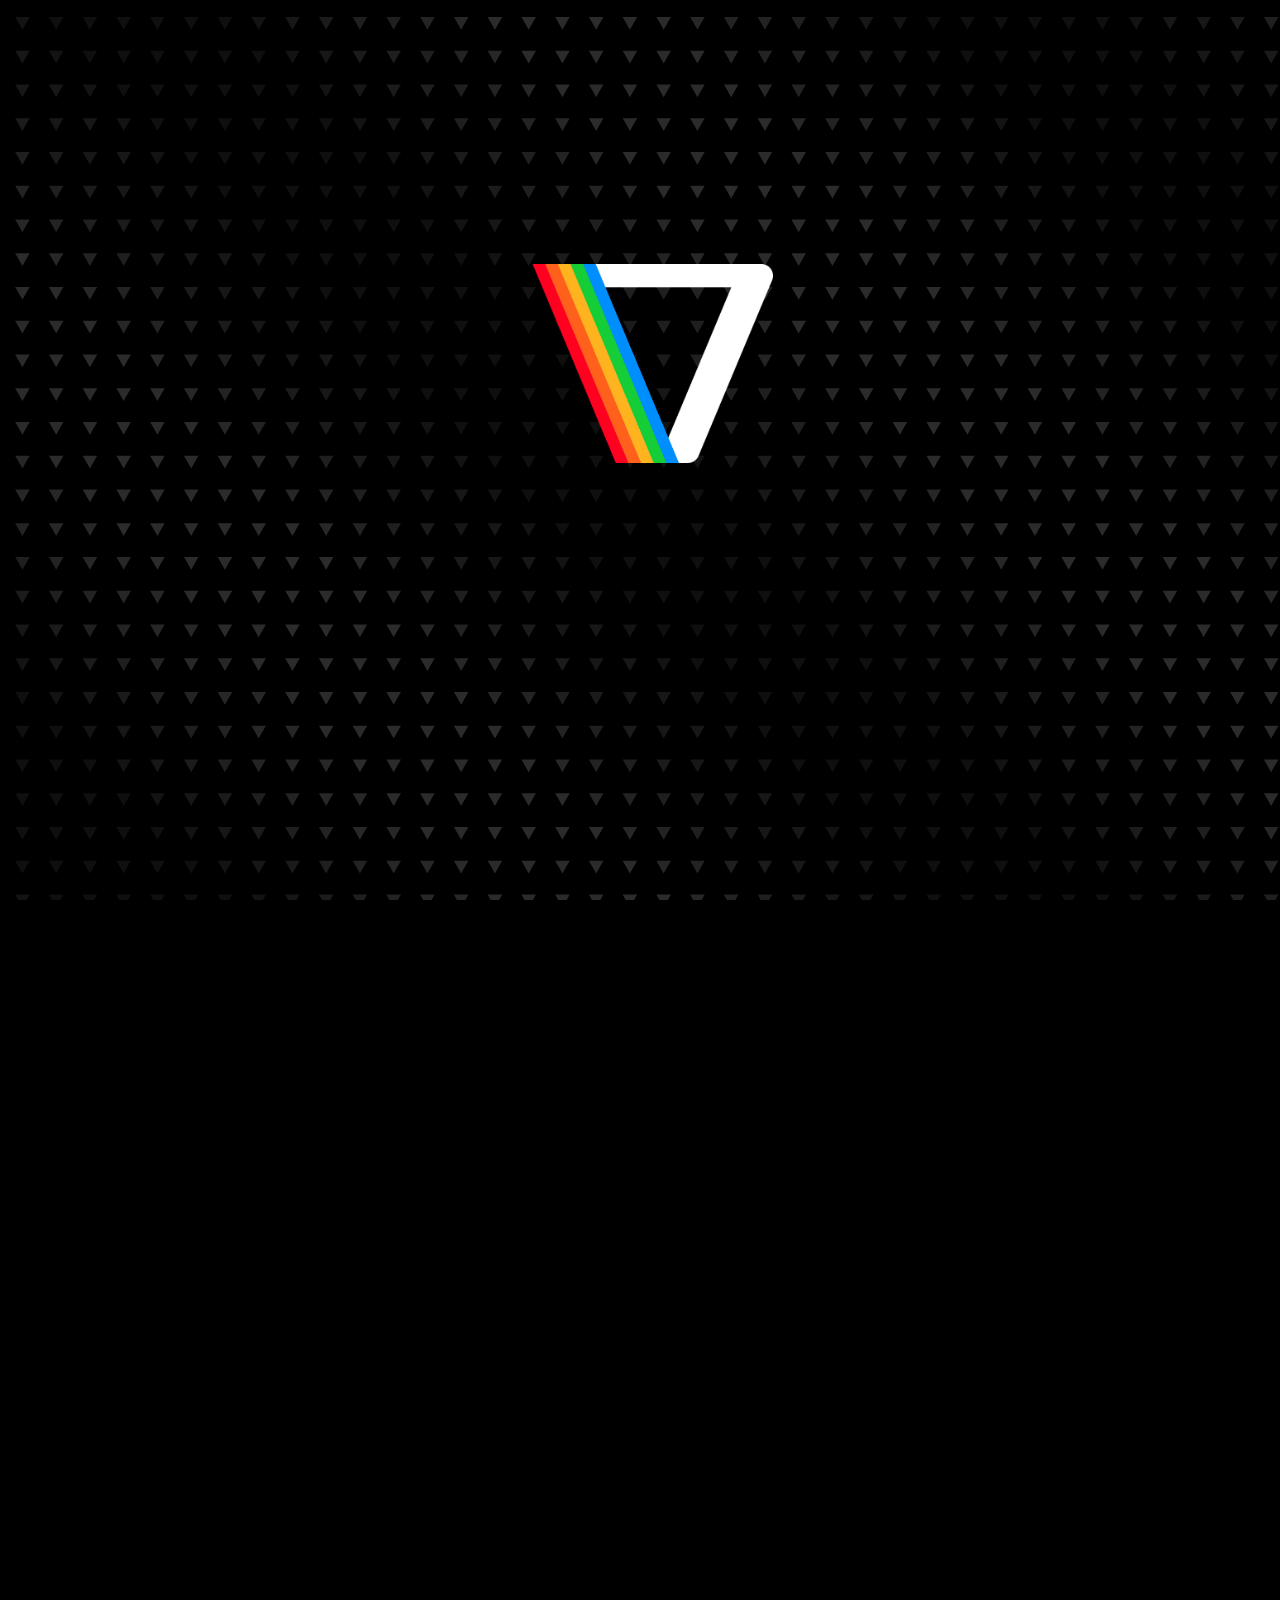
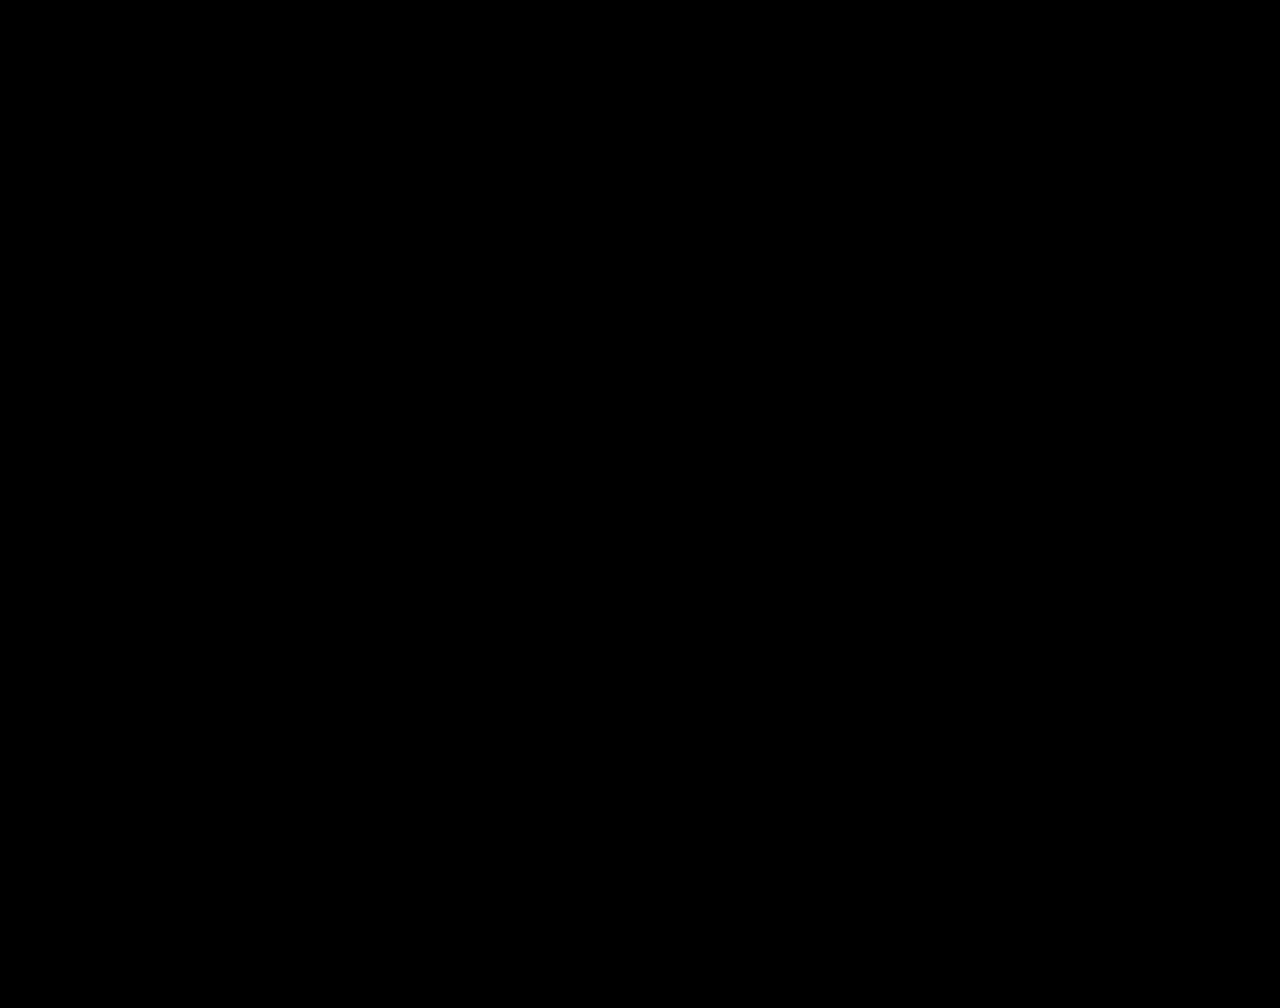
<file: index.html>
<!doctype html>
<html lang="nl">
<head>
  <meta charset="utf-8">
  <meta name="viewport" content="width=device-width, initial-scale=1">
  <title>Nabla, natuurkunde in beeld</title>
  <meta name="description" content="Nabla: natuurkundevideo's in het Nederlands, helder uitgelegd met animaties.">
  <!-- share previews; og:image needs the full address: change it when the site moves to its own domain -->
  <meta property="og:type" content="website">
  <meta property="og:locale" content="nl_NL">
  <meta property="og:site_name" content="Nabla">
  <meta property="og:title" content="Nabla, natuurkunde in beeld">
  <meta property="og:description" content="Nabla: natuurkundevideo's in het Nederlands, helder uitgelegd met animaties.">
  <meta property="og:image" content="https://nablanatuurkunde.github.io/Website/assets/og.png">
  <meta property="og:image:width" content="1200">
  <meta property="og:image:height" content="630">
  <meta name="twitter:card" content="summary_large_image">
  <link rel="icon" href="assets/favicon.png">
  <link rel="apple-touch-icon" href="assets/apple-touch-icon.png">
  <meta name="theme-color" content="#000000">
  <link rel="preload" href="assets/fonts/bricolage-grotesque.woff2" as="font" type="font/woff2" crossorigin>
  <link rel="preload" href="assets/fonts/geist.woff2" as="font" type="font/woff2" crossorigin>
  <link rel="stylesheet" href="assets/katex/katex.min.css">
  <script defer src="assets/katex/katex.min.js"></script>
  <link rel="stylesheet" href="css/nabla.css">
  <script defer src="js/field.js"></script>
  <script defer src="js/videos.js"></script>
  <script defer src="js/pages.js"></script>
  <script defer src="js/intro.js"></script>
</head>
<body data-page="home" class="intro">
  <canvas class="field" aria-hidden="true"></canvas>
  <header class="site-header wrap">
    
    <nav aria-label="Hoofdmenu"><a href="index.html#videos">Video's</a><a href="formules.html">Formules</a><a href="docenten.html">Docenten</a><a href="over.html">Over Nabla</a></nav>
  </header>
  <main>
    <section class="hero wrap">
      <h1><span class="logo"><span class="sr-only">Nabla</span><img class="word" src="assets/wordmark.png" alt=""><img class="nabla" src="assets/nabla.png" alt=""></span></h1>
      <div class="after-logo">
        <p class="tagline">Natuurkunde, helder uitgelegd.</p>
        <div class="actions">
          <a class="button" href="#videos">Bekijk de video's</a>
          <a class="button quiet" href="over.html">Over Nabla</a>
        </div>
      </div>
    </section>
    <div id="videos" class="paper"></div>
  </main>
  <footer class="site-footer wrap">
    <span>Nabla, natuurkunde in beeld</span>
    <span class="links"><a href="steun.html">Steun Nabla</a><a href="https://www.youtube.com/" rel="noopener">Nabla op YouTube</a></span>
  </footer>
</body>
</html>
</file>
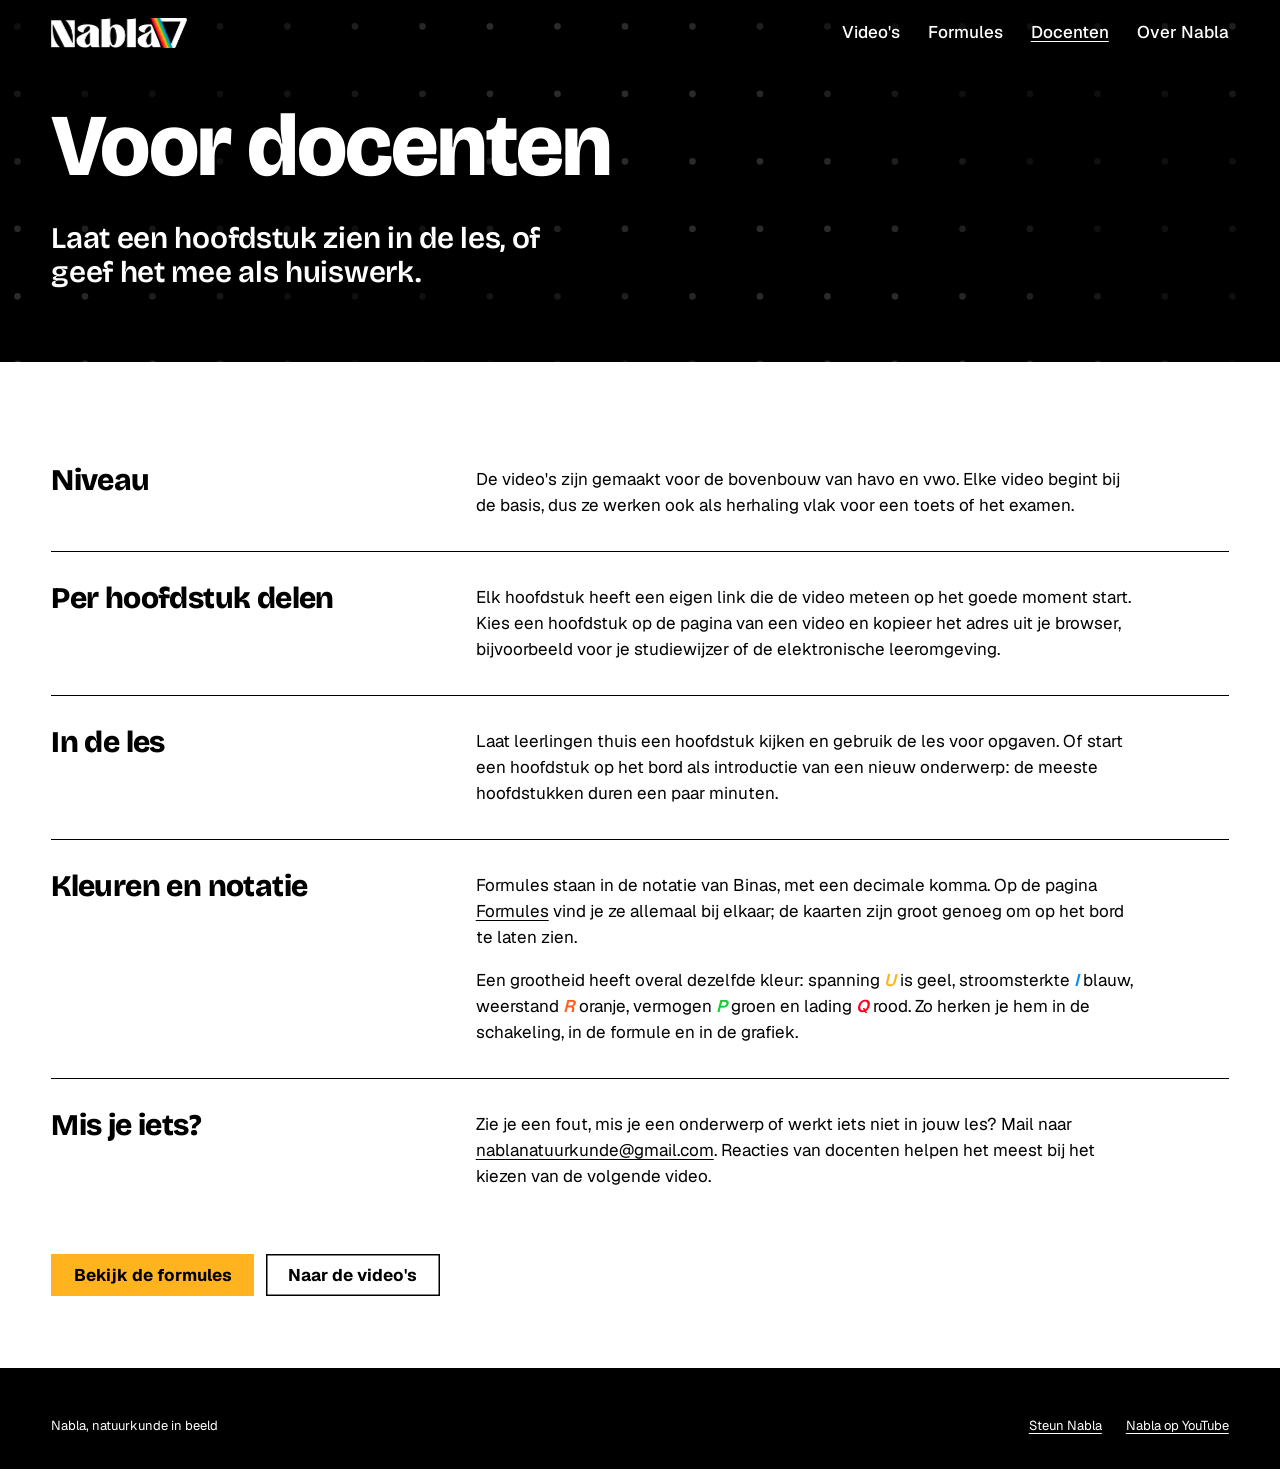
<file: docenten.html>
<!doctype html>
<html lang="nl">
<head>
  <meta charset="utf-8">
  <meta name="viewport" content="width=device-width, initial-scale=1">
  <title>Voor docenten · Nabla</title>
  <meta name="description" content="Zo gebruik je de natuurkundevideo's van Nabla in je les.">
  <!-- share previews; og:image needs the full address: change it when the site moves to its own domain -->
  <meta property="og:type" content="website">
  <meta property="og:locale" content="nl_NL">
  <meta property="og:site_name" content="Nabla">
  <meta property="og:title" content="Voor docenten · Nabla">
  <meta property="og:description" content="Zo gebruik je de natuurkundevideo's van Nabla in je les.">
  <meta property="og:image" content="https://nablanatuurkunde.github.io/Website/assets/og.png">
  <meta property="og:image:width" content="1200">
  <meta property="og:image:height" content="630">
  <meta name="twitter:card" content="summary_large_image">
  <link rel="icon" href="assets/favicon.png">
  <link rel="apple-touch-icon" href="assets/apple-touch-icon.png">
  <meta name="theme-color" content="#000000">
  <link rel="preload" href="assets/fonts/bricolage-grotesque.woff2" as="font" type="font/woff2" crossorigin>
  <link rel="preload" href="assets/fonts/geist.woff2" as="font" type="font/woff2" crossorigin>
  <link rel="stylesheet" href="assets/katex/katex.min.css">
  <script defer src="assets/katex/katex.min.js"></script>
  <link rel="stylesheet" href="css/nabla.css">
  <script defer src="js/field.js"></script>
  <script defer src="js/videos.js"></script>
  <script defer src="js/pages.js"></script>
</head>
<body data-page="docenten">
  <canvas class="field" aria-hidden="true"></canvas>
  <header class="site-header wrap">
    <a class="brand" href="index.html" aria-label="Nabla, naar de homepage"><span class="logo"><img class="word" src="assets/wordmark.png" alt=""><img class="nabla" src="assets/nabla.png" alt=""></span></a>
    <nav aria-label="Hoofdmenu"><a href="index.html#videos">Video's</a><a href="formules.html">Formules</a><a href="docenten.html" aria-current="page">Docenten</a><a href="over.html">Over Nabla</a></nav>
  </header>
  <main>
    <div class="wrap text-page">
      <h1>Voor docenten</h1>
      <p class="lead">Laat een hoofdstuk zien in de les, of geef het mee als huiswerk.</p>
    </div>
    <div class="paper"><div class="wrap text-page">
      <div class="topics">
        <section class="topic"><h2>Niveau</h2><div class="text"><p>De video's zijn gemaakt voor de bovenbouw van havo en vwo. Elke video begint bij de basis, dus ze werken ook
          als herhaling vlak voor een toets of het examen.</p></div></section>
        <section class="topic"><h2>Per hoofdstuk delen</h2><div class="text"><p>Elk hoofdstuk heeft een eigen link die de video meteen op het goede moment start. Kies een hoofdstuk op de
          pagina van een video en kopieer het adres uit je browser, bijvoorbeeld voor je studiewijzer of de elektronische
          leeromgeving.</p></div></section>
        <section class="topic"><h2>In de les</h2><div class="text"><p>Laat leerlingen thuis een hoofdstuk kijken en gebruik de les voor opgaven. Of start een hoofdstuk op het bord als
          introductie van een nieuw onderwerp: de meeste hoofdstukken duren een paar minuten.</p></div></section>
        <section class="topic"><h2>Kleuren en notatie</h2><div class="text"><p>Formules staan in de notatie van Binas, met een decimale komma. Op de pagina
          <a href="formules.html">Formules</a> vind je ze allemaal bij elkaar; de kaarten zijn groot genoeg om op het bord te
          laten zien.</p>
        <p>Een grootheid heeft overal dezelfde kleur: spanning <span class="q" style="color:#FFB31F">U</span> is geel,
          stroomsterkte <span class="q" style="color:#008EFE">I</span> blauw, weerstand <span class="q" style="color:#FF601C">R</span> oranje,
          vermogen <span class="q" style="color:#15CD36">P</span> groen en lading <span class="q" style="color:#FF0020">Q</span> rood.
          Zo herken je hem in de schakeling, in de formule en in de grafiek.</p></div></section>
        <section class="topic"><h2>Mis je iets?</h2><div class="text"><p>Zie je een fout, mis je een onderwerp of werkt iets niet in jouw les? Mail naar <a href="mailto:nablanatuurkunde@gmail.com">nablanatuurkunde@gmail.com</a>. Reacties van docenten
          helpen het meest bij het kiezen van de volgende video.</p></div></section>
      </div>
      <div class="actions"><a class="button" href="formules.html">Bekijk de formules</a><a class="button outline" href="index.html#videos">Naar de video's</a></div>
    </div></div>
  </main>
  <footer class="site-footer wrap">
    <span>Nabla, natuurkunde in beeld</span>
    <span class="links"><a href="steun.html">Steun Nabla</a><a href="https://www.youtube.com/" rel="noopener">Nabla op YouTube</a></span>
  </footer>
</body>
</html>
</file>
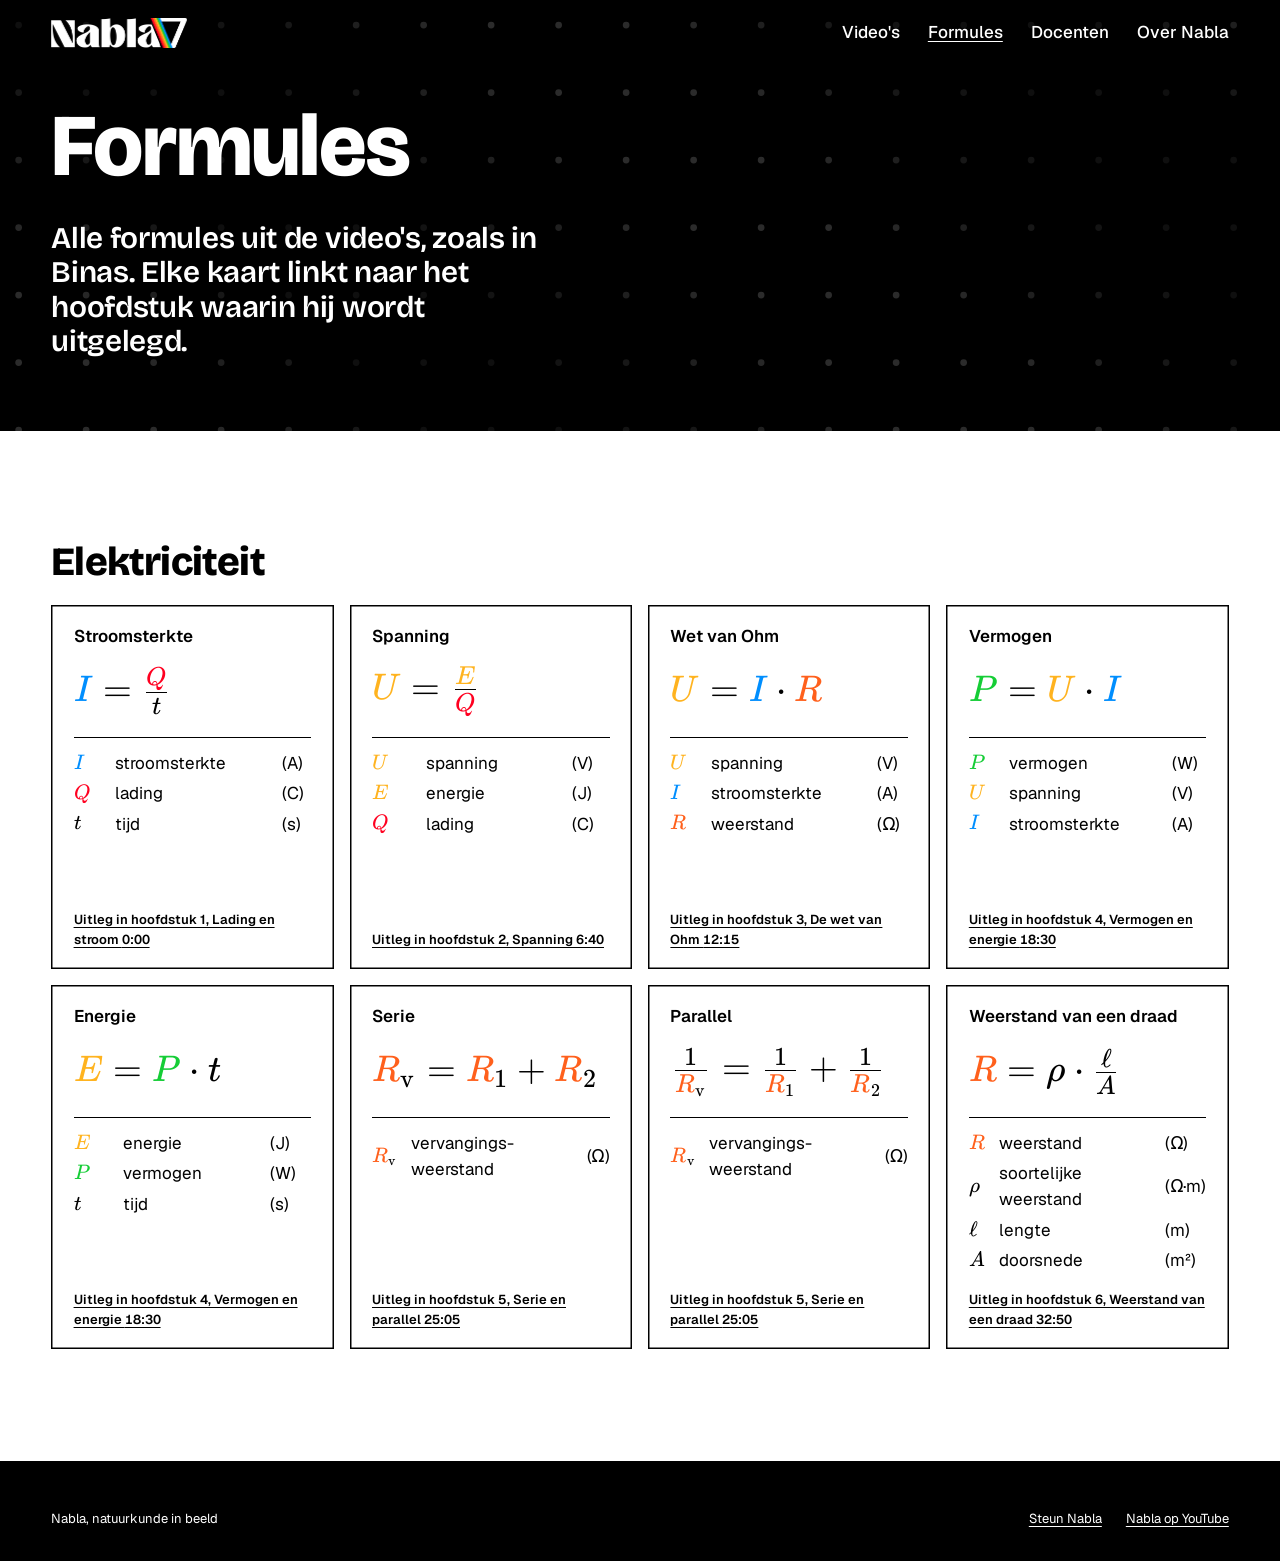
<file: formules.html>
<!doctype html>
<html lang="nl">
<head>
  <meta charset="utf-8">
  <meta name="viewport" content="width=device-width, initial-scale=1">
  <title>Formules · Nabla</title>
  <meta name="description" content="Alle formules uit de natuurkundevideo's van Nabla, zoals in Binas.">
  <!-- share previews; og:image needs the full address: change it when the site moves to its own domain -->
  <meta property="og:type" content="website">
  <meta property="og:locale" content="nl_NL">
  <meta property="og:site_name" content="Nabla">
  <meta property="og:title" content="Formules · Nabla">
  <meta property="og:description" content="Alle formules uit de natuurkundevideo's van Nabla, zoals in Binas.">
  <meta property="og:image" content="https://nablanatuurkunde.github.io/Website/assets/og.png">
  <meta property="og:image:width" content="1200">
  <meta property="og:image:height" content="630">
  <meta name="twitter:card" content="summary_large_image">
  <link rel="icon" href="assets/favicon.png">
  <link rel="apple-touch-icon" href="assets/apple-touch-icon.png">
  <meta name="theme-color" content="#000000">
  <link rel="preload" href="assets/fonts/bricolage-grotesque.woff2" as="font" type="font/woff2" crossorigin>
  <link rel="preload" href="assets/fonts/geist.woff2" as="font" type="font/woff2" crossorigin>
  <link rel="stylesheet" href="assets/katex/katex.min.css">
  <script defer src="assets/katex/katex.min.js"></script>
  <link rel="stylesheet" href="css/nabla.css">
  <script defer src="js/field.js"></script>
  <script defer src="js/videos.js"></script>
  <script defer src="js/pages.js"></script>
</head>
<body data-page="formules">
  <canvas class="field" aria-hidden="true"></canvas>
  <header class="site-header wrap">
    <a class="brand" href="index.html" aria-label="Nabla, naar de homepage"><span class="logo"><img class="word" src="assets/wordmark.png" alt=""><img class="nabla" src="assets/nabla.png" alt=""></span></a>
    <nav aria-label="Hoofdmenu"><a href="index.html#videos">Video's</a><a href="formules.html" aria-current="page">Formules</a><a href="docenten.html">Docenten</a><a href="over.html">Over Nabla</a></nav>
  </header>
  <main>
    <div class="wrap text-page">
      <h1>Formules</h1>
      <p class="lead">Alle formules uit de video's, zoals in Binas. Elke kaart linkt naar het hoofdstuk waarin hij wordt uitgelegd.</p>
    </div>
    <div class="paper"><div class="wrap text-page">
      <div id="formules"></div>
    </div></div>
  </main>
  <footer class="site-footer wrap">
    <span>Nabla, natuurkunde in beeld</span>
    <span class="links"><a href="steun.html">Steun Nabla</a><a href="https://www.youtube.com/" rel="noopener">Nabla op YouTube</a></span>
  </footer>
</body>
</html>
</file>
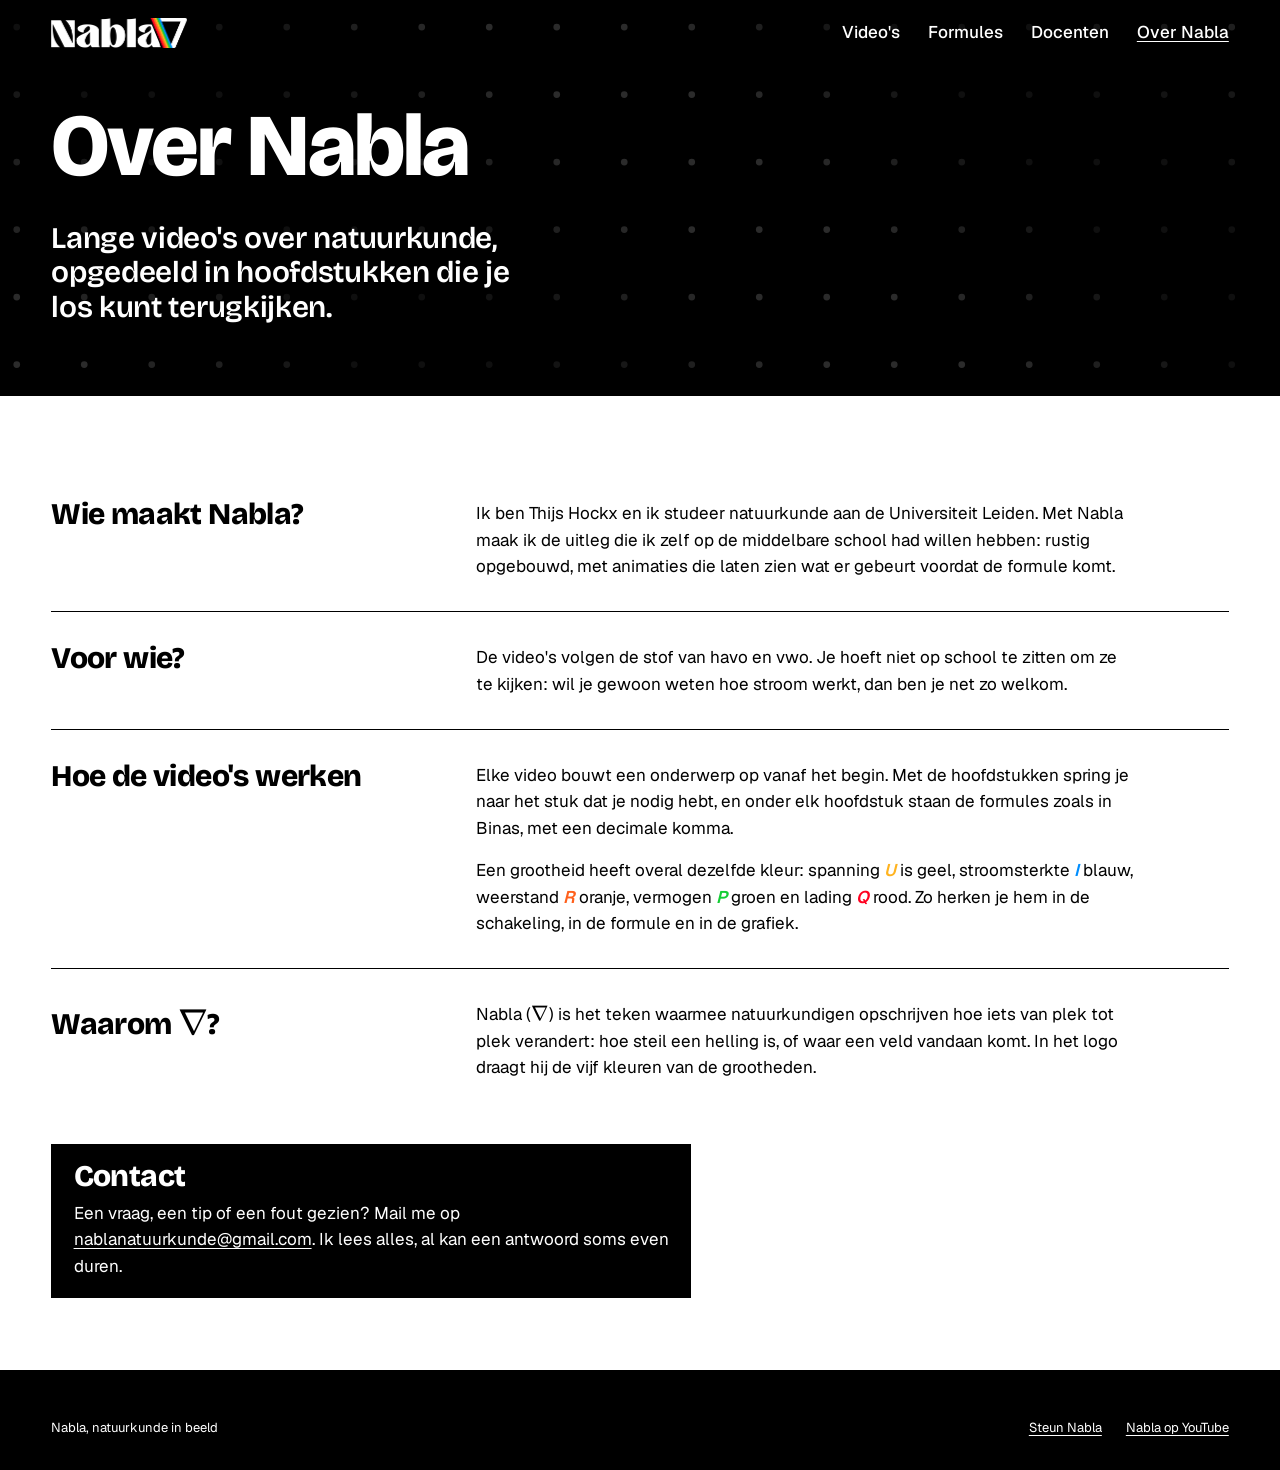
<file: over.html>
<!doctype html>
<html lang="nl">
<head>
  <meta charset="utf-8">
  <meta name="viewport" content="width=device-width, initial-scale=1">
  <title>Over Nabla</title>
  <meta name="description" content="Wie Nabla maakt, voor wie het is en hoe de video's werken.">
  <!-- share previews; og:image needs the full address: change it when the site moves to its own domain -->
  <meta property="og:type" content="website">
  <meta property="og:locale" content="nl_NL">
  <meta property="og:site_name" content="Nabla">
  <meta property="og:title" content="Over Nabla">
  <meta property="og:description" content="Wie Nabla maakt, voor wie het is en hoe de video's werken.">
  <meta property="og:image" content="https://nablanatuurkunde.github.io/Website/assets/og.png">
  <meta property="og:image:width" content="1200">
  <meta property="og:image:height" content="630">
  <meta name="twitter:card" content="summary_large_image">
  <link rel="icon" href="assets/favicon.png">
  <link rel="apple-touch-icon" href="assets/apple-touch-icon.png">
  <meta name="theme-color" content="#000000">
  <link rel="preload" href="assets/fonts/bricolage-grotesque.woff2" as="font" type="font/woff2" crossorigin>
  <link rel="preload" href="assets/fonts/geist.woff2" as="font" type="font/woff2" crossorigin>
  <link rel="stylesheet" href="assets/katex/katex.min.css">
  <script defer src="assets/katex/katex.min.js"></script>
  <link rel="stylesheet" href="css/nabla.css">
  <script defer src="js/field.js"></script>
  <script defer src="js/videos.js"></script>
  <script defer src="js/pages.js"></script>
</head>
<body data-page="over">
  <canvas class="field" aria-hidden="true"></canvas>
  <header class="site-header wrap">
    <a class="brand" href="index.html" aria-label="Nabla, naar de homepage"><span class="logo"><img class="word" src="assets/wordmark.png" alt=""><img class="nabla" src="assets/nabla.png" alt=""></span></a>
    <nav aria-label="Hoofdmenu"><a href="index.html#videos">Video's</a><a href="formules.html">Formules</a><a href="docenten.html">Docenten</a><a href="over.html" aria-current="page">Over Nabla</a></nav>
  </header>
  <main>
    <div class="wrap text-page">
      <h1>Over Nabla</h1>
      <p class="lead">Lange video's over natuurkunde, opgedeeld in hoofdstukken die je los kunt terugkijken.</p>
    </div>
    <div class="paper"><div class="wrap text-page">
      <div class="topics">
        <section class="topic"><h2>Wie maakt Nabla?</h2><div class="text"><p>Ik ben Thijs Hockx en ik studeer natuurkunde aan de Universiteit Leiden. Met Nabla maak ik de uitleg die ik zelf
          op de middelbare school had willen hebben: rustig opgebouwd, met animaties die laten zien wat er gebeurt voordat de
          formule komt.</p></div></section>
        <section class="topic"><h2>Voor wie?</h2><div class="text"><p>De video's volgen de stof van havo en vwo. Je hoeft niet op school te zitten om ze te kijken: wil je gewoon weten
          hoe stroom werkt, dan ben je net zo welkom.</p></div></section>
        <section class="topic"><h2>Hoe de video's werken</h2><div class="text"><p>Elke video bouwt een onderwerp op vanaf het begin. Met de hoofdstukken spring je naar het stuk dat je nodig hebt,
          en onder elk hoofdstuk staan de formules zoals in Binas, met een decimale komma.</p>
        <p>Een grootheid heeft overal dezelfde kleur: spanning <span class="q" style="color:#FFB31F">U</span> is geel,
          stroomsterkte <span class="q" style="color:#008EFE">I</span> blauw, weerstand <span class="q" style="color:#FF601C">R</span> oranje,
          vermogen <span class="q" style="color:#15CD36">P</span> groen en lading <span class="q" style="color:#FF0020">Q</span> rood.
          Zo herken je hem in de schakeling, in de formule en in de grafiek.</p></div></section>
        <section class="topic"><h2>Waarom <span class="katex"><span class="katex-mathml"><math xmlns="http://www.w3.org/1998/Math/MathML"><semantics><mrow><mi mathvariant="normal">∇</mi></mrow><annotation encoding="application/x-tex">\nabla</annotation></semantics></math></span><span class="katex-html" aria-hidden="true"><span class="base"><span class="strut" style="height:0.6833em;"></span><span class="mord">∇</span></span></span></span>?</h2><div class="text"><p>Nabla (<span class="katex"><span class="katex-mathml"><math xmlns="http://www.w3.org/1998/Math/MathML"><semantics><mrow><mi mathvariant="normal">∇</mi></mrow><annotation encoding="application/x-tex">\nabla</annotation></semantics></math></span><span class="katex-html" aria-hidden="true"><span class="base"><span class="strut" style="height:0.6833em;"></span><span class="mord">∇</span></span></span></span>) is het teken waarmee natuurkundigen opschrijven hoe iets van plek tot plek verandert: hoe steil een
          helling is, of waar een veld vandaan komt. In het logo draagt hij de vijf kleuren van de grootheden.</p></div></section>
      </div>
      <div class="board contact">
        <h2>Contact</h2>
        <p>Een vraag, een tip of een fout gezien? Mail me op <a href="mailto:nablanatuurkunde@gmail.com">nablanatuurkunde@gmail.com</a>. Ik lees alles, al kan een antwoord soms even duren.</p>
      </div>
    </div></div>
  </main>
  <footer class="site-footer wrap">
    <span>Nabla, natuurkunde in beeld</span>
    <span class="links"><a href="steun.html">Steun Nabla</a><a href="https://www.youtube.com/" rel="noopener">Nabla op YouTube</a></span>
  </footer>
</body>
</html>
</file>
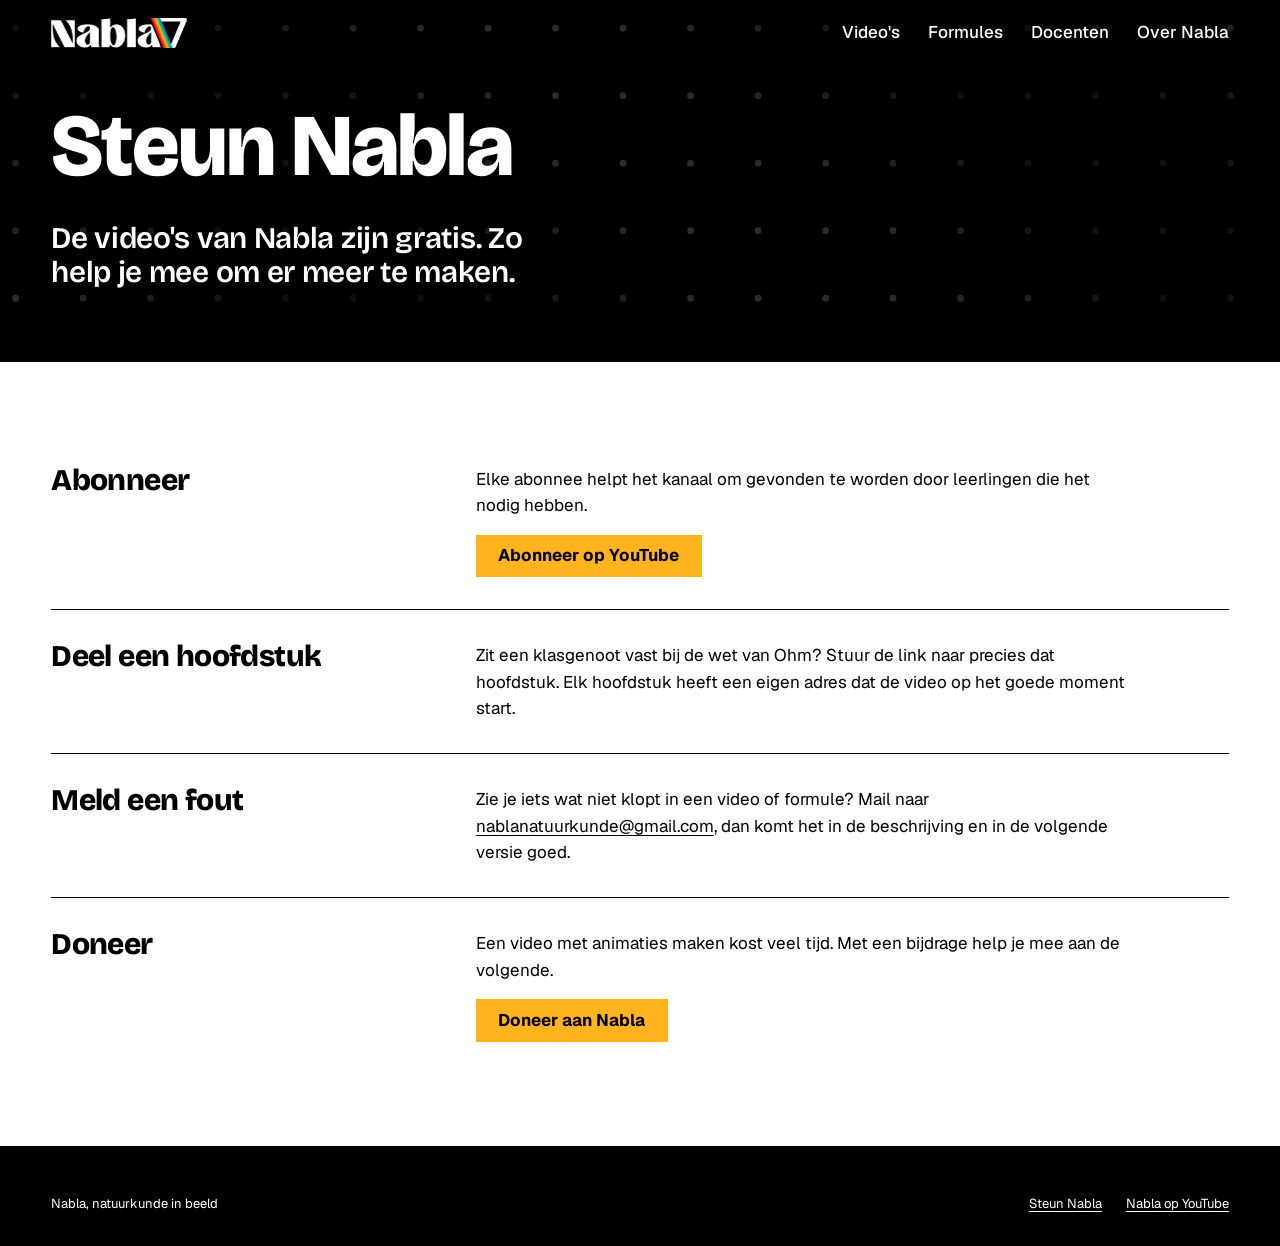
<file: steun.html>
<!doctype html>
<html lang="nl">
<head>
  <meta charset="utf-8">
  <meta name="viewport" content="width=device-width, initial-scale=1">
  <title>Steun Nabla</title>
  <meta name="description" content="Zo help je Nabla verder.">
  <!-- share previews; og:image needs the full address: change it when the site moves to its own domain -->
  <meta property="og:type" content="website">
  <meta property="og:locale" content="nl_NL">
  <meta property="og:site_name" content="Nabla">
  <meta property="og:title" content="Steun Nabla">
  <meta property="og:description" content="Zo help je Nabla verder.">
  <meta property="og:image" content="https://nablanatuurkunde.github.io/Website/assets/og.png">
  <meta property="og:image:width" content="1200">
  <meta property="og:image:height" content="630">
  <meta name="twitter:card" content="summary_large_image">
  <link rel="icon" href="assets/favicon.png">
  <link rel="apple-touch-icon" href="assets/apple-touch-icon.png">
  <meta name="theme-color" content="#000000">
  <link rel="preload" href="assets/fonts/bricolage-grotesque.woff2" as="font" type="font/woff2" crossorigin>
  <link rel="preload" href="assets/fonts/geist.woff2" as="font" type="font/woff2" crossorigin>
  <link rel="stylesheet" href="assets/katex/katex.min.css">
  <script defer src="assets/katex/katex.min.js"></script>
  <link rel="stylesheet" href="css/nabla.css">
  <script defer src="js/field.js"></script>
  <script defer src="js/videos.js"></script>
  <script defer src="js/pages.js"></script>
</head>
<body data-page="steun">
  <canvas class="field" aria-hidden="true"></canvas>
  <header class="site-header wrap">
    <a class="brand" href="index.html" aria-label="Nabla, naar de homepage"><span class="logo"><img class="word" src="assets/wordmark.png" alt=""><img class="nabla" src="assets/nabla.png" alt=""></span></a>
    <nav aria-label="Hoofdmenu"><a href="index.html#videos">Video's</a><a href="formules.html">Formules</a><a href="docenten.html">Docenten</a><a href="over.html">Over Nabla</a></nav>
  </header>
  <main>
    <div class="wrap text-page">
      <h1>Steun Nabla</h1>
      <p class="lead">De video's van Nabla zijn gratis. Zo help je mee om er meer te maken.</p>
    </div>
    <div class="paper"><div class="wrap text-page">
      <div class="topics">
        <section class="topic"><h2>Abonneer</h2><div class="text"><p>Elke abonnee helpt het kanaal om gevonden te worden door leerlingen die het nodig hebben.</p>
        <p><a class="button" href="https://www.youtube.com/" rel="noopener">Abonneer op YouTube</a></p></div></section>
        <section class="topic"><h2>Deel een hoofdstuk</h2><div class="text"><p>Zit een klasgenoot vast bij de wet van Ohm? Stuur de link naar precies dat hoofdstuk. Elk hoofdstuk heeft een
          eigen adres dat de video op het goede moment start.</p></div></section>
        <section class="topic"><h2>Meld een fout</h2><div class="text"><p>Zie je iets wat niet klopt in een video of formule? Mail naar <a href="mailto:nablanatuurkunde@gmail.com">nablanatuurkunde@gmail.com</a>, dan komt het in de beschrijving en
          in de volgende versie goed.</p></div></section>
        <section class="topic"><h2>Doneer</h2><div class="text"><p>Een video met animaties maken kost veel tijd. Met een bijdrage help je mee aan de volgende.</p>
        <p><a class="button" href="[donatielink]" rel="noopener">Doneer aan Nabla</a></p></div></section>
      </div>
    </div></div>
  </main>
  <footer class="site-footer wrap">
    <span>Nabla, natuurkunde in beeld</span>
    <span class="links"><a href="steun.html">Steun Nabla</a><a href="https://www.youtube.com/" rel="noopener">Nabla op YouTube</a></span>
  </footer>
</body>
</html>
</file>
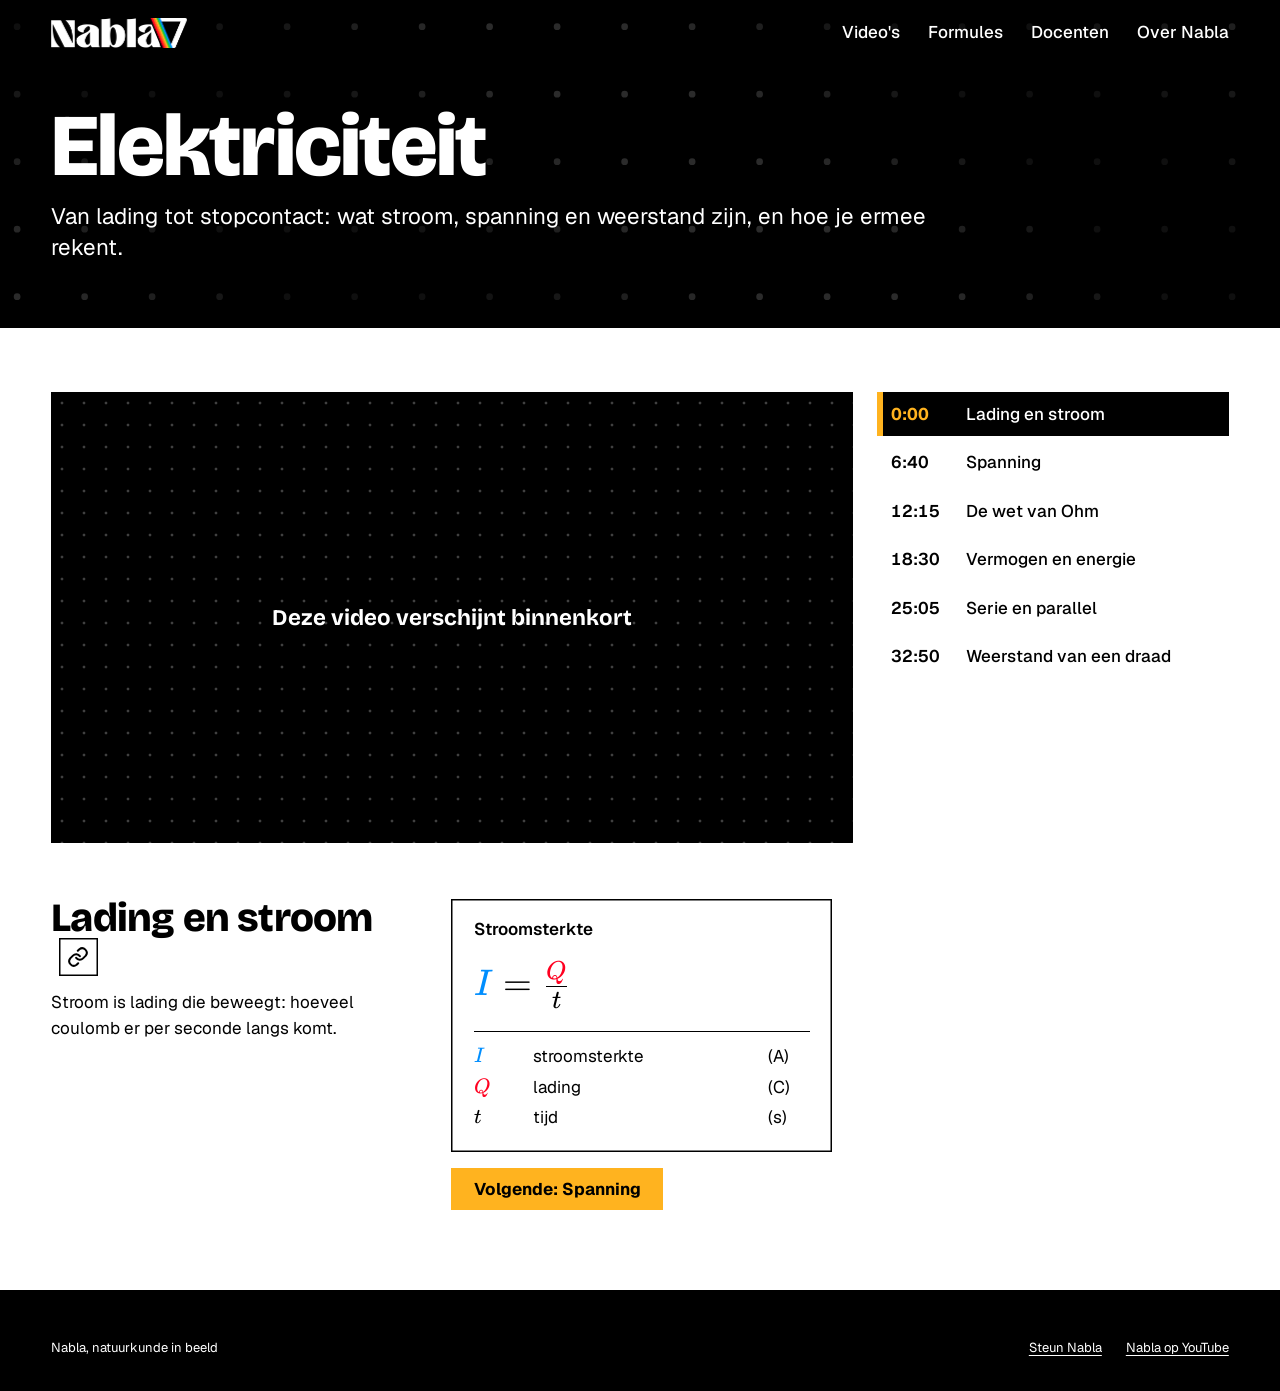
<file: video-elektriciteit.html>
<!doctype html>
<!-- made by tools/video-pages.js from js/videos.js and video.html: edit those, not this file -->
<html lang="nl">
<head>
  <meta charset="utf-8">
  <meta name="viewport" content="width=device-width, initial-scale=1">
  <title>Elektriciteit · Nabla</title>
  <meta name="description" content="Van lading tot stopcontact: wat stroom, spanning en weerstand zijn, en hoe je ermee rekent.">
  <!-- share previews; og:image needs the full address: change it when the site moves to its own domain -->
  <meta property="og:type" content="website">
  <meta property="og:locale" content="nl_NL">
  <meta property="og:site_name" content="Nabla">
  <meta property="og:title" content="Elektriciteit · Nabla">
  <meta property="og:description" content="Van lading tot stopcontact: wat stroom, spanning en weerstand zijn, en hoe je ermee rekent.">
  <meta property="og:image" content="https://nablanatuurkunde.github.io/Website/assets/og.png">
  <meta property="og:image:width" content="1200">
  <meta property="og:image:height" content="630">
  <meta name="twitter:card" content="summary_large_image">
  <link rel="icon" href="assets/favicon.png">
  <link rel="apple-touch-icon" href="assets/apple-touch-icon.png">
  <meta name="theme-color" content="#000000">
  <link rel="preload" href="assets/fonts/bricolage-grotesque.woff2" as="font" type="font/woff2" crossorigin>
  <link rel="preload" href="assets/fonts/geist.woff2" as="font" type="font/woff2" crossorigin>
  <link rel="stylesheet" href="assets/katex/katex.min.css">
  <script defer src="assets/katex/katex.min.js"></script>
  <link rel="stylesheet" href="css/nabla.css">
  <script defer src="js/field.js"></script>
  <script defer src="js/videos.js"></script>
  <script defer src="js/pages.js"></script>
</head>
<body data-page="video" data-video="elektriciteit">
  <canvas class="field" aria-hidden="true"></canvas>
  <header class="site-header wrap">
    <a class="brand" href="index.html" aria-label="Nabla, naar de homepage"><span class="logo"><img class="word" src="assets/wordmark.png" alt=""><img class="nabla" src="assets/nabla.png" alt=""></span></a>
    <nav aria-label="Hoofdmenu"><a href="index.html#videos">Video's</a><a href="formules.html">Formules</a><a href="docenten.html">Docenten</a><a href="over.html">Over Nabla</a></nav>
  </header>
  <main>

  </main>
  <footer class="site-footer wrap">
    <span>Nabla, natuurkunde in beeld</span>
    <span class="links"><a href="steun.html">Steun Nabla</a><a href="https://www.youtube.com/" rel="noopener">Nabla op YouTube</a></span>
  </footer>
</body>
</html>
</file>
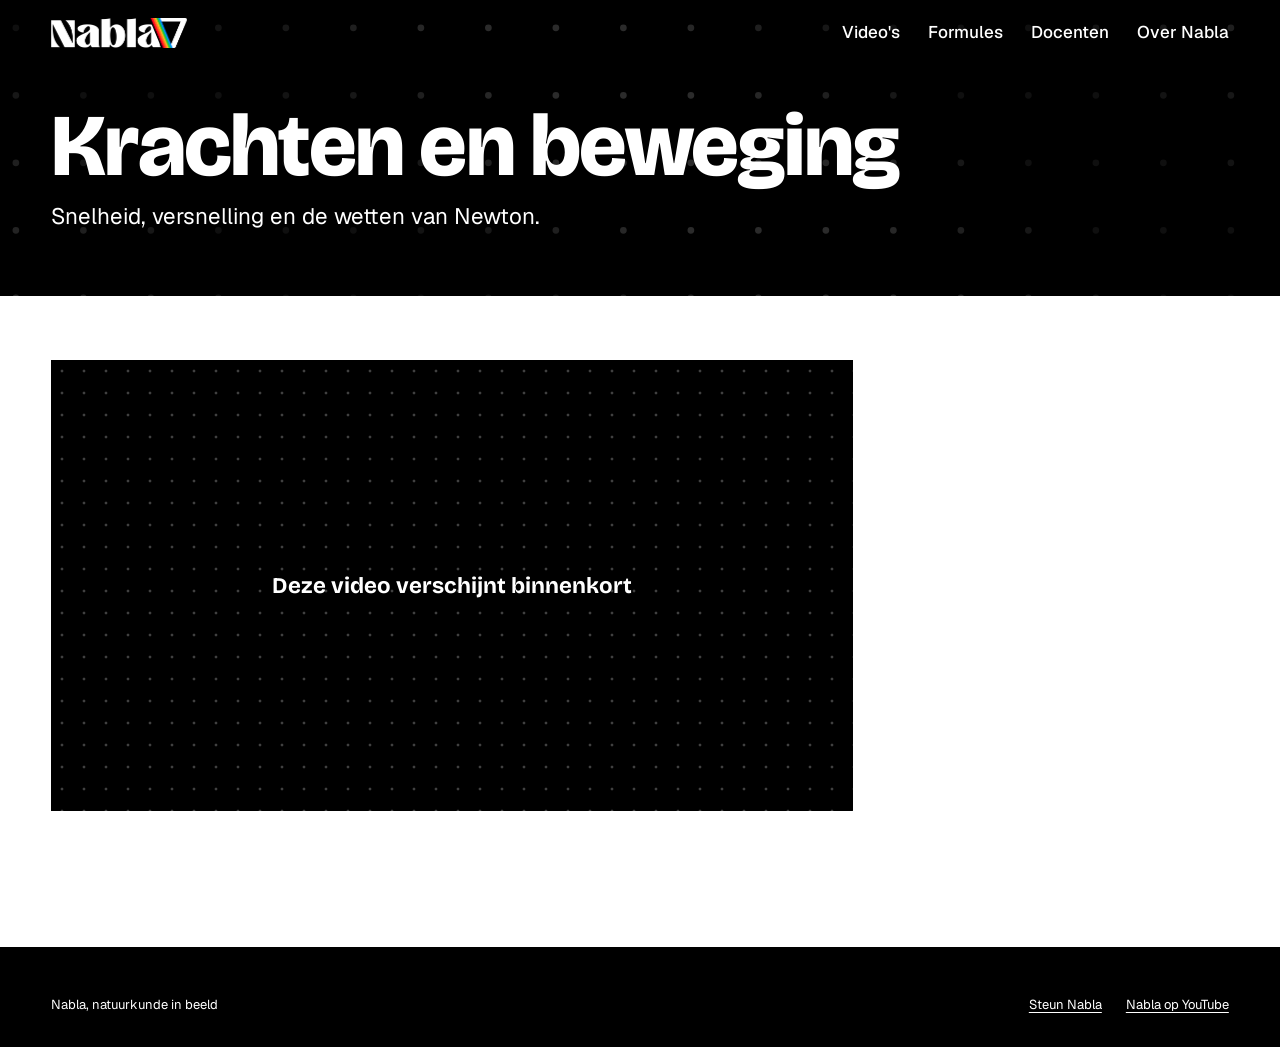
<file: video-krachten-en-beweging.html>
<!doctype html>
<!-- made by tools/video-pages.js from js/videos.js and video.html: edit those, not this file -->
<html lang="nl">
<head>
  <meta charset="utf-8">
  <meta name="viewport" content="width=device-width, initial-scale=1">
  <title>Krachten en beweging · Nabla</title>
  <meta name="description" content="Snelheid, versnelling en de wetten van Newton.">
  <!-- share previews; og:image needs the full address: change it when the site moves to its own domain -->
  <meta property="og:type" content="website">
  <meta property="og:locale" content="nl_NL">
  <meta property="og:site_name" content="Nabla">
  <meta property="og:title" content="Krachten en beweging · Nabla">
  <meta property="og:description" content="Snelheid, versnelling en de wetten van Newton.">
  <meta property="og:image" content="https://nablanatuurkunde.github.io/Website/assets/og.png">
  <meta property="og:image:width" content="1200">
  <meta property="og:image:height" content="630">
  <meta name="twitter:card" content="summary_large_image">
  <link rel="icon" href="assets/favicon.png">
  <link rel="apple-touch-icon" href="assets/apple-touch-icon.png">
  <meta name="theme-color" content="#000000">
  <link rel="preload" href="assets/fonts/bricolage-grotesque.woff2" as="font" type="font/woff2" crossorigin>
  <link rel="preload" href="assets/fonts/geist.woff2" as="font" type="font/woff2" crossorigin>
  <link rel="stylesheet" href="assets/katex/katex.min.css">
  <script defer src="assets/katex/katex.min.js"></script>
  <link rel="stylesheet" href="css/nabla.css">
  <script defer src="js/field.js"></script>
  <script defer src="js/videos.js"></script>
  <script defer src="js/pages.js"></script>
</head>
<body data-page="video" data-video="krachten-en-beweging">
  <canvas class="field" aria-hidden="true"></canvas>
  <header class="site-header wrap">
    <a class="brand" href="index.html" aria-label="Nabla, naar de homepage"><span class="logo"><img class="word" src="assets/wordmark.png" alt=""><img class="nabla" src="assets/nabla.png" alt=""></span></a>
    <nav aria-label="Hoofdmenu"><a href="index.html#videos">Video's</a><a href="formules.html">Formules</a><a href="docenten.html">Docenten</a><a href="over.html">Over Nabla</a></nav>
  </header>
  <main>

  </main>
  <footer class="site-footer wrap">
    <span>Nabla, natuurkunde in beeld</span>
    <span class="links"><a href="steun.html">Steun Nabla</a><a href="https://www.youtube.com/" rel="noopener">Nabla op YouTube</a></span>
  </footer>
</body>
</html>
</file>
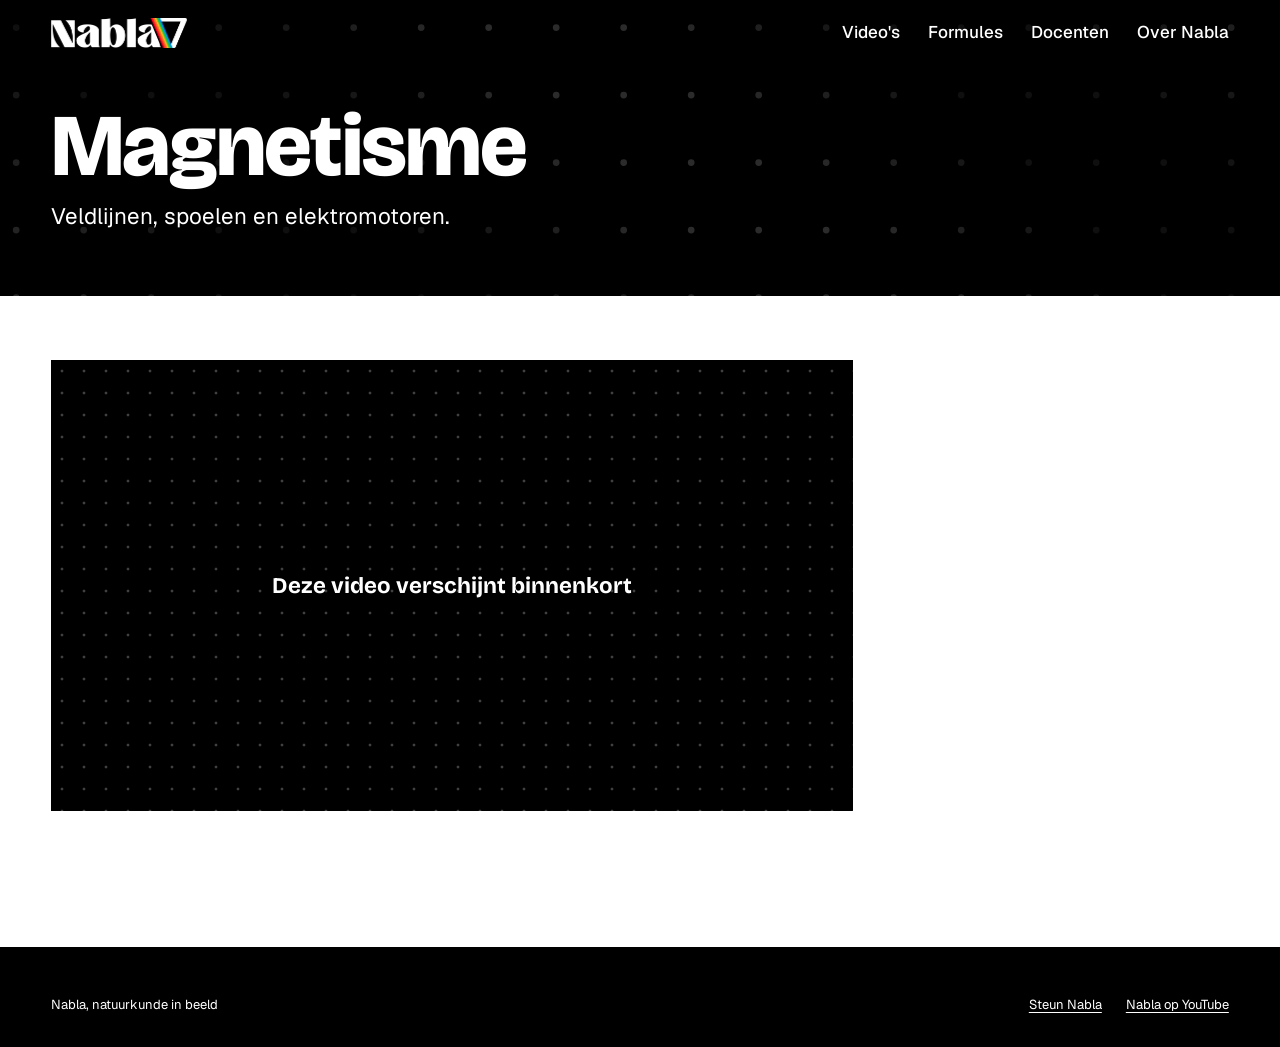
<file: video-magnetisme.html>
<!doctype html>
<!-- made by tools/video-pages.js from js/videos.js and video.html: edit those, not this file -->
<html lang="nl">
<head>
  <meta charset="utf-8">
  <meta name="viewport" content="width=device-width, initial-scale=1">
  <title>Magnetisme · Nabla</title>
  <meta name="description" content="Veldlijnen, spoelen en elektromotoren.">
  <!-- share previews; og:image needs the full address: change it when the site moves to its own domain -->
  <meta property="og:type" content="website">
  <meta property="og:locale" content="nl_NL">
  <meta property="og:site_name" content="Nabla">
  <meta property="og:title" content="Magnetisme · Nabla">
  <meta property="og:description" content="Veldlijnen, spoelen en elektromotoren.">
  <meta property="og:image" content="https://nablanatuurkunde.github.io/Website/assets/og.png">
  <meta property="og:image:width" content="1200">
  <meta property="og:image:height" content="630">
  <meta name="twitter:card" content="summary_large_image">
  <link rel="icon" href="assets/favicon.png">
  <link rel="apple-touch-icon" href="assets/apple-touch-icon.png">
  <meta name="theme-color" content="#000000">
  <link rel="preload" href="assets/fonts/bricolage-grotesque.woff2" as="font" type="font/woff2" crossorigin>
  <link rel="preload" href="assets/fonts/geist.woff2" as="font" type="font/woff2" crossorigin>
  <link rel="stylesheet" href="assets/katex/katex.min.css">
  <script defer src="assets/katex/katex.min.js"></script>
  <link rel="stylesheet" href="css/nabla.css">
  <script defer src="js/field.js"></script>
  <script defer src="js/videos.js"></script>
  <script defer src="js/pages.js"></script>
</head>
<body data-page="video" data-video="magnetisme">
  <canvas class="field" aria-hidden="true"></canvas>
  <header class="site-header wrap">
    <a class="brand" href="index.html" aria-label="Nabla, naar de homepage"><span class="logo"><img class="word" src="assets/wordmark.png" alt=""><img class="nabla" src="assets/nabla.png" alt=""></span></a>
    <nav aria-label="Hoofdmenu"><a href="index.html#videos">Video's</a><a href="formules.html">Formules</a><a href="docenten.html">Docenten</a><a href="over.html">Over Nabla</a></nav>
  </header>
  <main>

  </main>
  <footer class="site-footer wrap">
    <span>Nabla, natuurkunde in beeld</span>
    <span class="links"><a href="steun.html">Steun Nabla</a><a href="https://www.youtube.com/" rel="noopener">Nabla op YouTube</a></span>
  </footer>
</body>
</html>
</file>
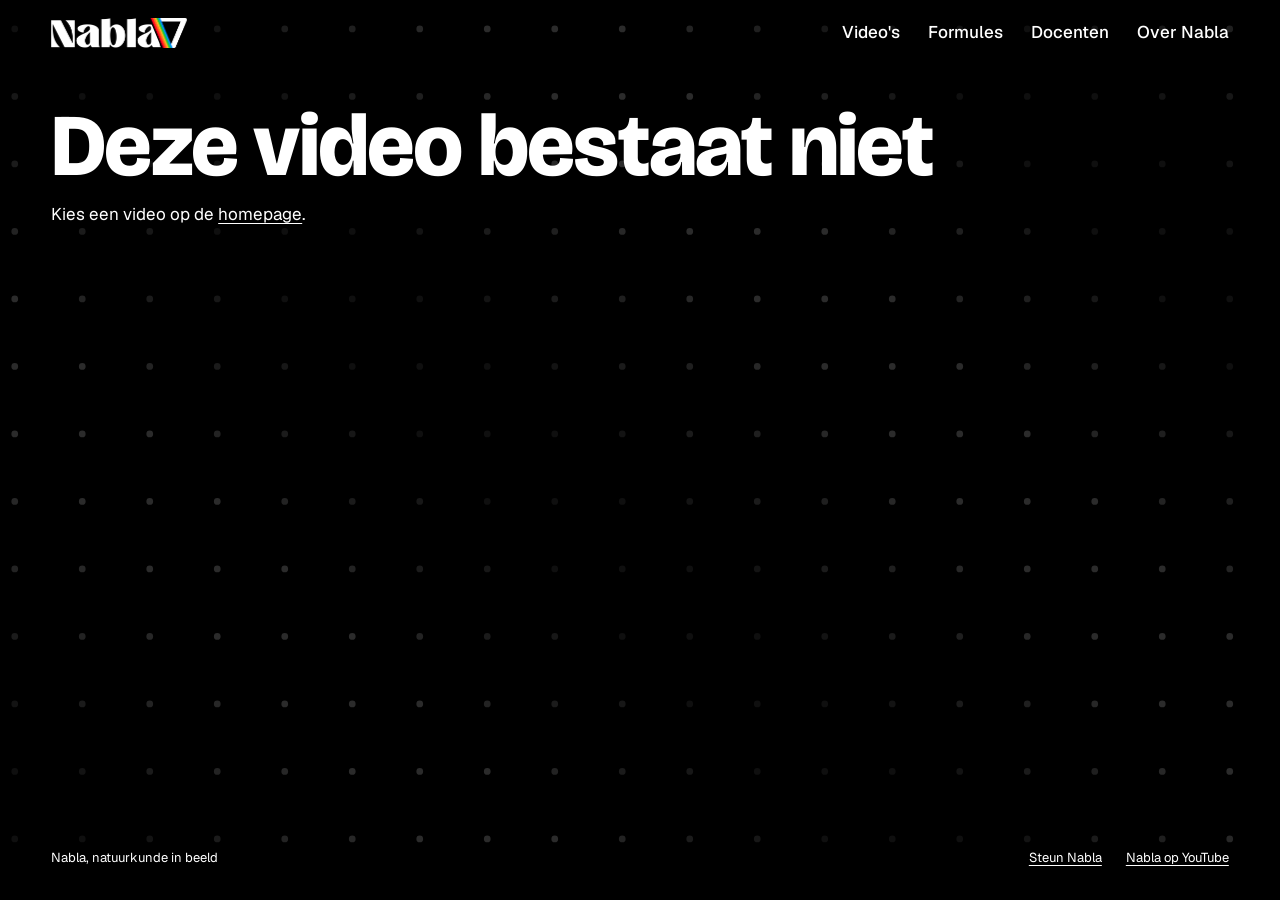
<file: video.html>
<!doctype html>
<html lang="nl">
<head>
  <meta charset="utf-8">
  <meta name="viewport" content="width=device-width, initial-scale=1">
  <title>Video · Nabla</title>
  <meta name="description" content="Nabla: natuurkundevideo's in het Nederlands, helder uitgelegd met animaties.">
  <!-- share previews; og:image needs the full address: change it when the site moves to its own domain -->
  <meta property="og:type" content="website">
  <meta property="og:locale" content="nl_NL">
  <meta property="og:site_name" content="Nabla">
  <meta property="og:title" content="Video · Nabla">
  <meta property="og:description" content="Nabla: natuurkundevideo's in het Nederlands, helder uitgelegd met animaties.">
  <meta property="og:image" content="https://nablanatuurkunde.github.io/Website/assets/og.png">
  <meta property="og:image:width" content="1200">
  <meta property="og:image:height" content="630">
  <meta name="twitter:card" content="summary_large_image">
  <link rel="icon" href="assets/favicon.png">
  <link rel="apple-touch-icon" href="assets/apple-touch-icon.png">
  <meta name="theme-color" content="#000000">
  <link rel="preload" href="assets/fonts/bricolage-grotesque.woff2" as="font" type="font/woff2" crossorigin>
  <link rel="preload" href="assets/fonts/geist.woff2" as="font" type="font/woff2" crossorigin>
  <link rel="stylesheet" href="assets/katex/katex.min.css">
  <script defer src="assets/katex/katex.min.js"></script>
  <link rel="stylesheet" href="css/nabla.css">
  <script defer src="js/field.js"></script>
  <script defer src="js/videos.js"></script>
  <script defer src="js/pages.js"></script>
</head>
<body data-page="video">
  <canvas class="field" aria-hidden="true"></canvas>
  <header class="site-header wrap">
    <a class="brand" href="index.html" aria-label="Nabla, naar de homepage"><span class="logo"><img class="word" src="assets/wordmark.png" alt=""><img class="nabla" src="assets/nabla.png" alt=""></span></a>
    <nav aria-label="Hoofdmenu"><a href="index.html#videos">Video's</a><a href="formules.html">Formules</a><a href="docenten.html">Docenten</a><a href="over.html">Over Nabla</a></nav>
  </header>
  <main>

  </main>
  <footer class="site-footer wrap">
    <span>Nabla, natuurkunde in beeld</span>
    <span class="links"><a href="steun.html">Steun Nabla</a><a href="https://www.youtube.com/" rel="noopener">Nabla op YouTube</a></span>
  </footer>
</body>
</html>
</file>
<file: css/nabla.css>
/* Nabla on the web. Black and white like the videos, hierarchy by size and weight instead of grey, brand yellow
   as the one accent (time codes, the active chapter, the main button). Formulas in Computer Modern (KaTeX) on
   white boards, as on the rekenbord in the videos; U, I, R, P, E and Q keep their colour. The five brand
   colours together appear only in the logo. */
@font-face {
  font-family: "Bricolage Grotesque"; font-weight: 200 800; font-stretch: 75% 100%; font-display: swap;
  src: url(../assets/fonts/bricolage-grotesque.woff2) format("woff2-variations");
}
@font-face {
  font-family: Geist; font-weight: 100 900; font-display: swap;
  src: url(../assets/fonts/geist.woff2) format("woff2-variations");
}

:root {
  --black: #000; --white: #fff; --yellow: #FFB31F;
  --display: "Bricolage Grotesque", "Arial Narrow", sans-serif;
  --body: Geist, system-ui, sans-serif;
  /* a perfect-fourth scale on 17px */
  --s-1: 0.8125rem; --s0: 1.0625rem; --s1: 1.4rem; --s2: 1.875rem; --s3: 2.5rem; --s4: clamp(2.75rem, 7vw, 5.5rem);
  --gutter: clamp(1.25rem, 4vw, 3.5rem);
  --wide: 84rem;
  --line: 1.5px;
  color-scheme: dark;
}

* { box-sizing: border-box; }
html { background: var(--black); scroll-behavior: smooth; }
body {
  margin: 0; min-height: 100vh; display: flex; flex-direction: column; overflow-x: clip;
  color: var(--white); font: 400 var(--s0)/1.55 var(--body); -webkit-font-smoothing: antialiased;
}
canvas.field { position: fixed; inset: 0; width: 100%; height: 100%; z-index: -1; }
main { flex: 1; }
h1, h2, h3 { font-family: var(--display); font-weight: 800; line-height: 0.95; letter-spacing: -0.02em; margin: 0; }
p { margin: 0; max-width: 60ch; }
a { color: inherit; text-underline-offset: 0.2em; text-decoration-thickness: 1px; }
:focus-visible { outline: 2px solid var(--yellow); outline-offset: 3px; }
.sr-only { position: absolute; width: 1px; height: 1px; overflow: hidden; clip-path: inset(50%); white-space: nowrap; }
.wrap { width: 100%; max-width: var(--wide); margin: 0 auto; padding: 0 var(--gutter); }
.time { font-variant-numeric: tabular-nums; color: var(--yellow); }

/* ── Header and footer ───────────────────────────────────────────────── */
.site-header { display: flex; flex-wrap: wrap; align-items: center; gap: 0.75rem 2rem; padding-block: 1.1rem; }
.site-header nav { display: flex; gap: 1.25rem 1.75rem; margin-left: auto; font-weight: 500; white-space: nowrap; }
.site-header nav a { text-decoration: none; }
.site-header nav a:hover, .site-header nav a[aria-current="page"] { text-decoration: underline; }
.site-header .brand .logo { width: clamp(6.5rem, 22vw, 8.5rem); }
.site-footer { display: flex; flex-wrap: wrap; justify-content: space-between; gap: 1rem; padding-block: 3rem 2rem; font-size: var(--s-1); }
.site-footer .links { display: flex; gap: 1.5rem; }

/* ── The logo: word mark and ∇ as in the intro. Values are pixels of the 8000 × 4000 logo artboard; --dx and --wdx
      are how far the ∇ and the word have slid (the defaults: where they end up), --s the size of the ∇. ── */
.logo {
  --dx: 2709.5; --wdx: -3637.8; --s: 1;
  display: block; position: relative; aspect-ratio: 7701.5 / 1707; width: min(84vw, 56rem);
}
.logo img { position: absolute; top: 0; height: 100%; user-select: none; -webkit-user-drag: none; }
.logo .nabla {
  left: calc((860 + 1959) / 7701.5 * 100%); width: calc(2173 / 7701.5 * 100%);
  transform-origin: calc((1950 - 860) / 2173 * 100%) 50%; /* the middle of the ∇ */
  transform: translateX(calc(var(--dx) / 2173 * 100%)) scale(var(--s));
}
.logo .word {
  left: calc((1678.8 + 1959) / 7701.5 * 100%); width: calc(6206 / 7701.5 * 100%);
  transform: translateX(calc(var(--wdx) / 6206 * 100%));
  /* hidden right of the ∇'s slanted left edge (x = 860 at the top, 1574 at the bottom): it slides out from behind.
     max(): before the word comes out the polygon would fold over and leave a hairline */
  clip-path: polygon(0 0, max(0%, (860 + var(--dx) - 1678.8 - var(--wdx)) / 6206 * 100%) 0,
                     max(0%, (1574 + var(--dx) - 1678.8 - var(--wdx)) / 6206 * 100%) 100%, 0 100%);
}

/* ── Buttons ─────────────────────────────────────────────────────────── */
.button {
  display: inline-flex; align-items: center; gap: 0.6em; padding: 0.8rem 1.4rem; border: 0; cursor: pointer;
  background: var(--yellow); color: var(--black); font: 700 var(--s0)/1 var(--body); text-decoration: none;
}
.button:hover { background: var(--white); }
.button.quiet { background: none; color: var(--white); box-shadow: inset 0 0 0 var(--line) var(--white); }
.button.quiet:hover { background: var(--white); color: var(--black); }

/* ── Home: the intro, then a row per video ─────────────────────────────── */
.hero {
  min-height: calc(100svh - 5rem); display: grid; place-content: center; justify-items: center; text-align: center;
  gap: 2.25rem; padding-bottom: 5rem;
  overflow: clip; /* the word sticks out while it slides: a phone would widen the whole page for it and zoom out */
}
.hero .tagline { font: 600 var(--s2)/1.1 var(--display); letter-spacing: -0.01em; max-width: none; }
.hero .actions { display: flex; flex-wrap: wrap; gap: 0.75rem; justify-content: center; margin-top: 1.5rem; }
/* during the intro: only the field and the logo; the rest comes in after it */
.intro .site-header, .intro .after-logo, .intro .site-footer, .intro #videos { opacity: 0; }
.site-header, .after-logo, .site-footer, #videos { transition: opacity 1s; }

#videos { scroll-margin-top: 1rem; }
.video-row { padding-block: 3.5rem; }
.video-row + .video-row { border-top: var(--line) solid var(--white); }
/* a row per video: the preview window on the left, title and text beside it, the chapters underneath.
   The same columns in every row, so all texts start on one line. */
.row-head { display: grid; grid-template-columns: minmax(0, 1.15fr) minmax(0, 1fr); align-items: center; gap: 1.5rem 3rem; margin-bottom: 2rem; }
.row-head h2 { font-size: clamp(2.25rem, 4.5vw, 4rem); }
.row-head h2 a { text-decoration: none; }
.row-head h2 a:hover { text-decoration: underline; text-decoration-thickness: 3px; }
.row-head .about { display: grid; gap: 1rem; justify-items: start; max-width: 32rem; }
.row-head .meta { font-weight: 600; }
.planned .row-head { margin: 0; }
.planned .soon { color: var(--yellow); font-weight: 600; }

/* the preview: a thumbnail, or a black frame with the background dots and the ∇, like the start of a video */
.preview {
  position: relative; display: block; aspect-ratio: 16 / 9; overflow: hidden; background: var(--black);
  background-image: radial-gradient(circle, rgba(128, 128, 128, 0.5) 1.2px, transparent 1.7px); background-size: 22px 22px;
}
.preview img { display: block; width: 100%; height: 100%; object-fit: cover; }
.preview .mark { position: absolute; inset: 0; margin: auto; width: auto; height: 32%; object-fit: contain; }
a.preview:hover { outline: 3px solid var(--black); outline-offset: 3px; }
.preview .badge { position: absolute; left: 1rem; bottom: 0.9rem; padding: 0.2rem 0.6rem; background: var(--yellow); color: var(--black); font-size: var(--s-1); font-weight: 700; }
.preview .play { position: absolute; left: 1rem; bottom: 1rem; width: 3.25rem; height: 3.25rem; background: var(--yellow); }
.preview .play::after { content: ""; position: absolute; inset: 0; margin: auto; width: 1.1rem; height: 1.3rem; background: var(--black); clip-path: polygon(0 0, 100% 50%, 0 100%); transform: translateX(0.12rem); }

/* the chapters as a strip of 16:9 tiles that scrolls sideways */
.strip {
  list-style: none; margin-block: 0; display: grid; grid-auto-flow: column; grid-auto-columns: clamp(15rem, 27vw, 21rem); gap: 1rem;
  overflow-x: auto; scroll-snap-type: x mandatory; padding-bottom: 1rem; margin-inline: calc(-1 * var(--gutter));
  padding-inline: var(--gutter); scroll-padding-inline: var(--gutter); scrollbar-color: var(--white) transparent; scrollbar-width: thin;
}
.tile {
  position: relative; /* holds KaTeX's hidden (absolute) MathML: it would escape the strip and widen the page on a phone */
  aspect-ratio: 16 / 9; display: grid; grid-template-rows: auto 1fr auto; padding: 0.9rem 1rem;
  background: var(--black); box-shadow: inset 0 0 0 var(--line) var(--white); text-decoration: none;
}
.strip li { scroll-snap-align: start; }
.tile:hover { box-shadow: inset 0 0 0 3px var(--yellow); }
.tile .top { display: flex; justify-content: space-between; align-items: baseline; }
.tile .number { font: 800 var(--s2)/1 var(--display); }
.tile .formula { place-self: center; font-size: 1.45rem; }
.tile h3 { font-size: var(--s1); line-height: 1.05; letter-spacing: -0.01em; }

/* .paper: below the top of a page it turns to white board, a calm, opaque surface over the moving field.
   Yellow text is too faint on white, so here time codes go black and yellow only fills the button. */
.paper { background: var(--white); color: var(--black); padding-block: 1rem; }
.paper :focus-visible { outline-color: var(--black); }
.paper .video-row + .video-row { border-top-color: var(--black); }
.paper .time { color: var(--black); font-weight: 600; }
.paper .button:hover { background: var(--black); color: var(--white); }
.paper .planned .soon { color: var(--black); font-weight: 700; }
.paper .strip { scrollbar-color: var(--black) transparent; }
.paper .tile { background: var(--white); box-shadow: inset 0 0 0 var(--line) var(--black); }
.paper .tile:hover { box-shadow: inset 0 0 0 3px var(--black); }

/* ── One video ───────────────────────────────────────────────────────── */
.video-page h1 { font-size: var(--s4); margin: 2.5rem 0 0.75rem; }
.video-page .lead { font-size: var(--s1); line-height: 1.4; margin-bottom: 4rem; }
.watch { display: grid; grid-template-columns: minmax(0, 1fr) 22rem; gap: 1.5rem; align-items: start; }
.player { aspect-ratio: 16 / 9; display: grid; place-items: center; box-shadow: inset 0 0 0 var(--line) var(--white); }
.player iframe { width: 100%; height: 100%; border: 0; }
.player p { font: 700 var(--s1) var(--display); text-align: center; padding: 1rem; }
.chapters { list-style: none; margin: 0; padding: 0; display: grid; gap: 0.25rem; }
.chapters button {
  width: 100%; display: grid; grid-template-columns: 4.2rem 1fr; gap: 0.5rem; text-align: left; cursor: pointer;
  padding: 0.7rem 0.9rem; border: 0; background: none; color: var(--white); font: 500 var(--s0)/1.3 var(--body);
}
.chapters button:hover { box-shadow: inset 0 0 0 var(--line) var(--white); }
.chapters button[aria-current="true"] { background: var(--white); color: var(--black); box-shadow: inset 6px 0 0 var(--yellow); }
.chapters button[aria-current="true"] .time { color: var(--black); font-weight: 700; }
.chapter-detail { margin-top: 3.5rem; display: grid; grid-template-columns: minmax(0, 22rem) 1fr; gap: 1.5rem 3rem; }
.chapter-detail h2 { font-size: var(--s3); margin-bottom: 0.8rem; }
.icon-button {
  display: inline-grid; place-items: center; width: 2.4rem; height: 2.4rem; padding: 0; border: 0; cursor: pointer;
  vertical-align: 0.05em; margin-left: 0.5rem; /* flows right after the last word of the title */
  background: none; color: var(--white); box-shadow: inset 0 0 0 var(--line) var(--white);
}
.icon-button:hover { background: var(--white); color: var(--black); }
.copied { font: 600 var(--s-1) var(--body); letter-spacing: 0; color: var(--yellow); margin-left: 0.5rem; vertical-align: 0.45em; }

/* the video page on white: the player as a black frame like the previews, the chapter list inverted */
.paper .video-page { padding-block: 3rem 4rem; }
.paper .player {
  box-shadow: none; background: var(--black); color: var(--white);
  background-image: radial-gradient(circle, rgba(128, 128, 128, 0.5) 1.2px, transparent 1.7px); background-size: 22px 22px;
}
.paper .chapters button { color: var(--black); }
.paper .chapters button:hover { box-shadow: inset 0 0 0 var(--line) var(--black); }
.paper .chapters button[aria-current="true"] { background: var(--black); color: var(--white); box-shadow: inset 6px 0 0 var(--yellow); }
.paper .chapters button[aria-current="true"] .time { color: var(--yellow); }
.paper .icon-button { color: var(--black); box-shadow: inset 0 0 0 var(--line) var(--black); }
.paper .icon-button:hover { background: var(--black); color: var(--white); }
.paper .copied { color: var(--black); }
.button.next { margin-top: 1rem; }
/* formula cards in equal columns, every card as tall as the tallest, so the formulas and rules line up */
.boards { display: grid; grid-template-columns: repeat(auto-fill, minmax(min(100%, 17rem), 1fr)); grid-auto-rows: 1fr; gap: 1rem; }

/* formula_card on a white board: name, the formula large, a rule, then symbol, meaning, (unit) as in Binas */
.board { display: flex; flex-direction: column; background: var(--white); color: var(--black); padding: 1.1rem 1.4rem 1.2rem; }
.board .name { font-weight: 600; margin-bottom: 0.35rem; }
.board .key { font-size: 1.9rem; margin-bottom: 0.6rem; min-height: 2.4em; display: flex; align-items: center; } /* room for a fraction: the rules line up */
.board hr { border: 0; border-top: var(--line) solid currentColor; margin: 0 0 0.6rem; }
.board .source { display: block; margin-top: auto; padding-top: 0.9rem; font-size: var(--s-1); font-weight: 600; }
.board table { border-collapse: collapse; }
.board td { padding: 0.12rem 0.9rem 0.12rem 0; hyphens: auto; } /* "vervangings-weerstand" may break: the card stays closed */
.board td:last-child { padding-right: 0; }

/* ── Text pages ───────────────────────────────────────────────────────────── */
.text-page h1 { font-size: var(--s4); margin: 2.5rem 0 2rem; }
.text-page .lead { font: 600 var(--s2)/1.15 var(--display); letter-spacing: -0.01em; max-width: 26ch; margin-bottom: 4.5rem; }
.paper .text-page { padding-block: 3.5rem; }
/* a page of topics: the heading on the left, its text on the right, a black rule between them */
.topic { display: grid; grid-template-columns: minmax(0, 1fr) minmax(0, 2fr); gap: 0.75rem 3rem; padding-block: 2rem; }
.topic + .topic { border-top: var(--line) solid var(--black); }
.topic h2 { font-size: var(--s2); }
.topic .text { display: grid; gap: 1rem; align-content: start; }
.text-page .actions { display: flex; flex-wrap: wrap; gap: 0.75rem; margin-top: 2rem; }
.paper .button.outline { background: none; box-shadow: inset 0 0 0 var(--line) var(--black); }
.paper .button.outline:hover { background: var(--black); color: var(--white); }
.board.contact { max-width: 40rem; margin-top: 2rem; }
.board.contact h2 { font-size: var(--s2); margin-bottom: 0.6rem; }
.paper .board { background: var(--white); color: var(--black); box-shadow: inset 0 0 0 var(--line) var(--black); } /* formula cards: like the chapter tiles */
.paper .board.contact { background: var(--black); color: var(--white); box-shadow: none; } /* the contact block stands out */
.formula-group { padding-block: 2.5rem; }
.formula-group + .formula-group { border-top: var(--line) solid var(--black); }
.formula-group h2 { font-size: var(--s3); margin-bottom: 1.5rem; }
.q { font-style: italic; font-weight: 600; }
a[href^="mailto:"] { overflow-wrap: anywhere; } /* a long address may break on a phone */

@media (max-width: 52rem) {
  .row-head, .watch, .chapter-detail, .topic { grid-template-columns: 1fr; }
  .site-header nav { margin-left: 0; flex-wrap: wrap; }
}
@media (max-width: 30rem) {
  .site-header nav { gap: 0.4rem 1rem; font-size: 0.9375rem; }
}
@media (prefers-reduced-motion: reduce) {
  html { scroll-behavior: auto; }
  * { transition: none !important; }
}
</file>
